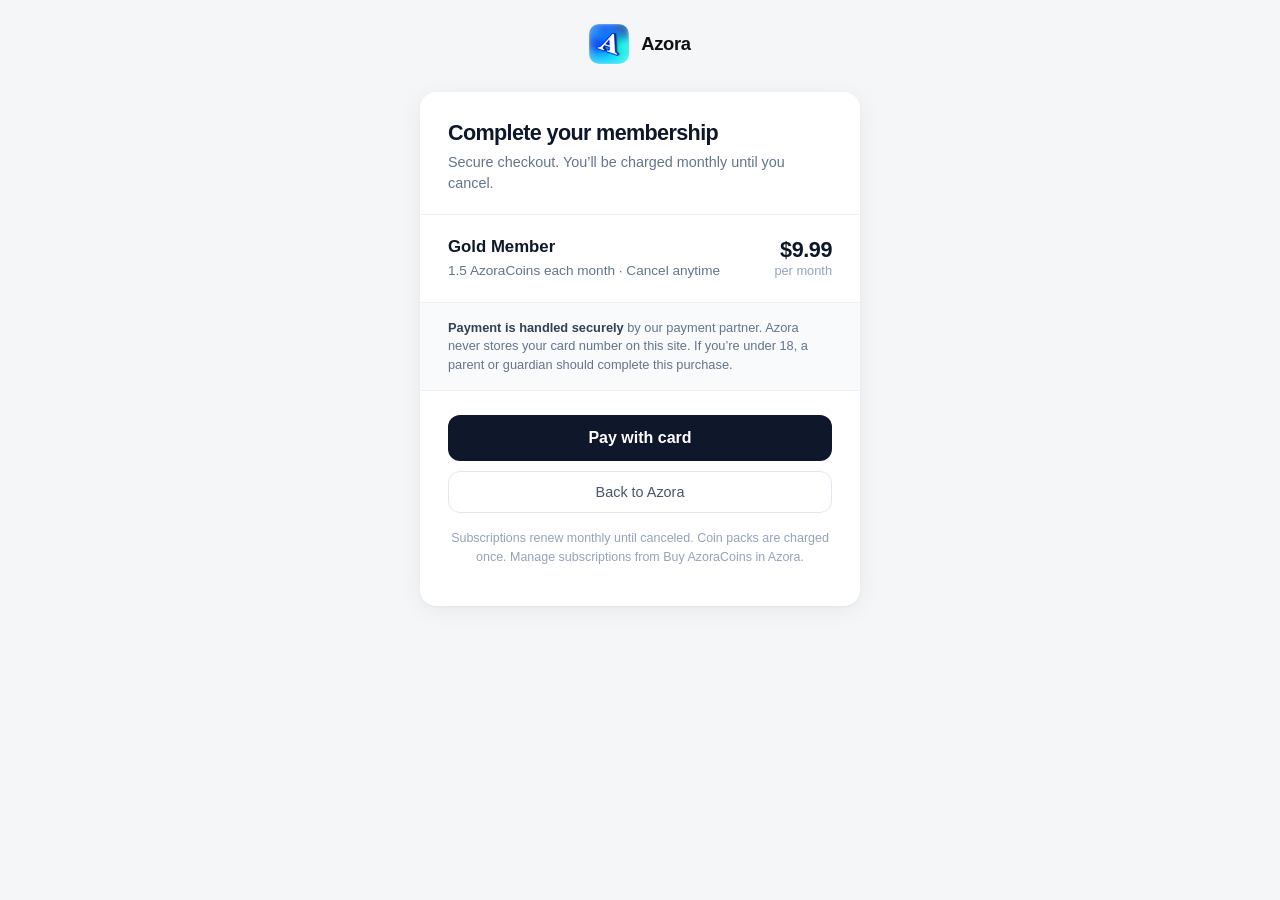
<file: checkout.html>
<!DOCTYPE html>
<html lang="en">
<head>
    <meta charset="UTF-8">
    <meta name="viewport" content="width=device-width, initial-scale=1.0">
    <title>Checkout — Azora Members</title>
    <link rel="icon" href="logo.jpg">
    <style>
        * { box-sizing: border-box; }
        body {
            margin: 0;
            min-height: 100vh;
            font-family: -apple-system, BlinkMacSystemFont, "Segoe UI", Roboto, Helvetica, Arial, sans-serif;
            background: #f4f6f8;
            color: #1a1a1a;
            display: flex;
            flex-direction: column;
            align-items: center;
            padding: 24px 16px 48px;
        }
        .wrap { width: 100%; max-width: 440px; }
        .brand {
            display: flex;
            align-items: center;
            gap: 12px;
            margin-bottom: 28px;
            justify-content: center;
        }
        .brand img {
            width: 40px;
            height: 40px;
            border-radius: 10px;
            object-fit: cover;
        }
        .brand span {
            font-size: 1.15rem;
            font-weight: 600;
            letter-spacing: -0.02em;
            color: #111;
        }
        .card {
            background: #fff;
            border-radius: 16px;
            box-shadow: 0 4px 24px rgba(0,0,0,0.06), 0 1px 3px rgba(0,0,0,0.04);
            overflow: hidden;
        }
        .card-head {
            padding: 28px 28px 20px;
            border-bottom: 1px solid #eef0f2;
        }
        .card-head h1 {
            margin: 0 0 6px;
            font-size: 1.35rem;
            font-weight: 650;
            letter-spacing: -0.03em;
            color: #0f172a;
        }
        .card-head p {
            margin: 0;
            font-size: 0.9rem;
            color: #64748b;
            line-height: 1.45;
        }
        .plan {
            padding: 22px 28px;
            display: flex;
            justify-content: space-between;
            align-items: flex-start;
            gap: 16px;
            border-bottom: 1px solid #eef0f2;
        }
        .plan-name {
            font-weight: 600;
            font-size: 1.05rem;
            color: #0f172a;
        }
        .plan-meta {
            font-size: 0.85rem;
            color: #64748b;
            margin-top: 4px;
            line-height: 1.4;
        }
        .plan-price {
            text-align: right;
            white-space: nowrap;
        }
        .plan-price .amt {
            font-size: 1.35rem;
            font-weight: 650;
            letter-spacing: -0.02em;
            color: #0f172a;
        }
        .plan-price .per {
            font-size: 0.8rem;
            color: #94a3b8;
        }
        .secure {
            padding: 16px 28px;
            background: #f8fafc;
            font-size: 0.8rem;
            color: #64748b;
            line-height: 1.45;
            border-bottom: 1px solid #eef0f2;
        }
        .secure strong { color: #334155; }
        .actions {
            padding: 24px 28px 28px;
        }
        .btn-pay {
            width: 100%;
            border: none;
            border-radius: 12px;
            padding: 14px 18px;
            font-size: 1rem;
            font-weight: 600;
            color: #fff;
            background: #0f172a;
            cursor: pointer;
            transition: background 0.15s, transform 0.1s;
        }
        .btn-pay:hover { background: #1e2937; }
        .btn-pay:active { transform: scale(0.98); }
        .btn-pay:disabled {
            background: #94a3b8;
            cursor: not-allowed;
        }
        .btn-ghost {
            width: 100%;
            margin-top: 10px;
            border: 1px solid #e2e8f0;
            border-radius: 12px;
            padding: 12px 18px;
            font-size: 0.9rem;
            font-weight: 500;
            color: #475569;
            background: #fff;
            cursor: pointer;
        }
        .btn-ghost:hover { background: #f8fafc; }
        .note {
            margin-top: 16px;
            font-size: 0.78rem;
            color: #94a3b8;
            text-align: center;
            line-height: 1.45;
        }
        .error {
            display: none;
            margin: 0 28px 16px;
            padding: 12px 14px;
            border-radius: 10px;
            background: #fef2f2;
            color: #b91c1c;
            font-size: 0.85rem;
            line-height: 1.4;
        }
        .error.show { display: block; }
        .success-box {
            display: none;
            padding: 28px;
            text-align: center;
        }
        .success-box.show { display: block; }
        .success-box h2 {
            margin: 0 0 8px;
            font-size: 1.25rem;
            color: #0f172a;
        }
        .success-box p {
            margin: 0 0 20px;
            color: #64748b;
            font-size: 0.9rem;
            line-height: 1.45;
        }
    </style>
</head>
<body>
<div class="wrap">
    <div class="brand">
        <img src="logo.jpg" alt="Azora">
        <span>Azora</span>
    </div>

    <div class="card" id="checkoutCard">
        <div class="card-head">
            <h1 id="checkoutTitle">Complete your purchase</h1>
            <p id="checkoutSub">Secure Azora Checkout. Real payment links connect when your parent finishes setup.</p>
        </div>

        <div class="plan">
            <div>
                <div class="plan-name" id="planName">—</div>
                <div class="plan-meta" id="planMeta">—</div>
            </div>
            <div class="plan-price">
                <div class="amt" id="planPrice">$—</div>
                <div class="per" id="planPer">per month</div>
            </div>
        </div>

        <div class="secure">
            <strong>Payment is handled securely</strong> by our payment partner.
            Azora never stores your card number on this site.
            If you’re under 18, a parent or guardian should complete this purchase.
        </div>

        <div class="error" id="payError"></div>

        <div class="actions">
            <button type="button" class="btn-pay" id="payBtn" onclick="goToPayment()">Pay with card</button>
            <button type="button" class="btn-ghost" onclick="goBack()">Back to Azora</button>
            <p class="note" id="checkoutNote">Subscriptions renew monthly until canceled. Coin packs are charged once. Manage subscriptions from Buy AzoraCoins in Azora.</p>
        </div>
    </div>

    <div class="card success-box" id="successBox">
        <h2>You’re all set</h2>
        <p id="successMsg">Your membership is active. Monthly AzoraCoins will be added automatically.</p>
        <button type="button" class="btn-pay" onclick="goBack()">Return to Azora</button>
    </div>
</div>

<script>
// Paste real Stripe (or other) payment links here later — parent setup
var AZORA_PAYMENT_LINKS = {
    // subscriptions
    bronze: "https://buy.stripe.com/test_28EdR9cbmdSA0rP3mx08g01",
    silver: "https://buy.stripe.com/test_7sY8wPgrCaGo8Yle1b08g02",
    gold: "https://buy.stripe.com/test_bJe5kDdfq01KdeB5uF08g00",
    diamond: "https://buy.stripe.com/test_bJe14nb7i4i02zX0al08g03",
    obsidian: "https://buy.stripe.com/test_00w00j7V67uc3E11ep08g04",
    // one-time packs
    pack_tiny: "https://buy.stripe.com/test_6oUdR9b7ig0I1vTf5f08g05",
    pack_small: "https://buy.stripe.com/test_28EaEXcbm15O4I5f5f08g06",
    pack_medium: "https://buy.stripe.com/test_cNi3cv0sEeWEcaxg9j08g07",
    pack_large: "https://buy.stripe.com/test_6oUcN52AMdSAeiF8GR08g08"
};

var TIERS = {
    bronze:   { name: "Bronze Member",   price: 1.99,  coins: 0.3,  blurb: "0.3 AzoraCoins each month", kind: "subscription" },
    silver:   { name: "Silver Member",   price: 4.99,  coins: 0.7,  blurb: "0.7 AzoraCoins each month", kind: "subscription" },
    gold:     { name: "Gold Member",     price: 9.99,  coins: 1.5,  blurb: "1.5 AzoraCoins each month", kind: "subscription" },
    diamond:  { name: "Diamond Member",  price: 14.99, coins: 2.5,  blurb: "2.5 AzoraCoins each month", kind: "subscription" },
    obsidian: { name: "Obsidian Member", price: 29.99, coins: 6.0,  blurb: "6.0 AzoraCoins each month", kind: "subscription" }
};

var PACKS = {
    pack_tiny:   { name: "Tiny Pack",   price: 0.99,  coins: 0.5,  blurb: "One-time +0.5 AzoraCoins", kind: "pack" },
    pack_small:  { name: "Small Pack",  price: 2.99,  coins: 1.8,  blurb: "One-time +1.8 AzoraCoins", kind: "pack" },
    pack_medium: { name: "Medium Pack", price: 6.99,  coins: 5.0,  blurb: "One-time +5.0 AzoraCoins", kind: "pack" },
    pack_large:  { name: "Large Pack",  price: 14.99, coins: 12.0, blurb: "One-time +12.0 AzoraCoins", kind: "pack" }
};

function qs(name) {
    try { return new URLSearchParams(window.location.search).get(name); }
    catch (e) { return null; }
}

function resolveItem() {
    var type = qs("type") || "subscription";
    var id = qs("id") || qs("tier") || "";
    if (!id) {
        try {
            id = sessionStorage.getItem("azoraCheckoutId") || localStorage.getItem("azoraCheckoutId") || "";
            type = sessionStorage.getItem("azoraCheckoutType") || localStorage.getItem("azoraCheckoutType") || type;
        } catch (e) {}
    }
    if (!id && type === "subscription") {
        try { id = sessionStorage.getItem("azoraCheckoutTier") || localStorage.getItem("azoraCheckoutTier") || "gold"; }
        catch (e2) { id = "gold"; }
    }
    if (type === "pack" || PACKS[id]) {
        var pack = PACKS[id];
        if (pack) return { type: "pack", id: id, item: pack };
    }
    var tier = TIERS[id] || TIERS.gold;
    var tid = TIERS[id] ? id : "gold";
    return { type: "subscription", id: tid, item: tier };
}

function goBack() {
    window.location.href = "index.html";
}

function activateLocalSubscription(tierId) {
    try {
        var tier = TIERS[tierId];
        if (!tier) return;
        localStorage.setItem("azoraMembership", JSON.stringify({
            tier: tierId,
            name: tier.name,
            priceUsd: tier.price,
            since: Date.now(),
            lastYieldMonth: null,
            paid: true
        }));
        localStorage.setItem("azoraMembershipPendingYield", "1");
    } catch (e) {}
}

function activateLocalPack(packId) {
    try {
        var pack = PACKS[packId];
        if (!pack) return;
        // Grant coins on main app next load
        var pending = 0;
        try { pending = parseFloat(localStorage.getItem("azoraPendingPurchasedCoins") || "0") || 0; } catch (e) {}
        pending += pack.coins;
        localStorage.setItem("azoraPendingPurchasedCoins", String(pending));
        localStorage.setItem("azoraLastPackPurchase", JSON.stringify({ id: packId, coins: pack.coins, at: Date.now() }));
    } catch (e) {}
}

function showSuccess(resolved) {
    document.getElementById("checkoutCard").style.display = "none";
    var box = document.getElementById("successBox");
    box.classList.add("show");
    var item = resolved.item;
    if (resolved.type === "pack") {
        document.getElementById("successMsg").textContent =
            "You bought " + item.name + ". +" + item.coins + " AzoraCoins will appear in your balance.";
    } else {
        document.getElementById("successMsg").textContent =
            "Your " + item.name + " is active. You’ll receive " + item.coins + " AzoraCoins each month.";
    }
}

function goToPayment() {
    var resolved = resolveItem();
    var err = document.getElementById("payError");
    err.classList.remove("show");

    if (!resolved || !resolved.item) {
        err.textContent = "Unknown item. Go back and choose again from Buy AzoraCoins.";
        err.classList.add("show");
        return;
    }

    var id = resolved.id;
    var link = (AZORA_PAYMENT_LINKS[id] || "").trim();

    try {
        sessionStorage.setItem("azoraCheckoutType", resolved.type);
        sessionStorage.setItem("azoraCheckoutId", id);
        localStorage.setItem("azoraCheckoutType", resolved.type);
        localStorage.setItem("azoraCheckoutId", id);
        if (resolved.type === "subscription") {
            sessionStorage.setItem("azoraCheckoutTier", id);
            localStorage.setItem("azoraCheckoutTier", id);
        }
    } catch (e) {}

    if (link && /^https?:\/\//i.test(link)) {
        window.location.href = link;
        return;
    }

    err.innerHTML =
        "Card payments are not connected yet.<br><br>" +
        "This <strong>Checkout</strong> page is part of Azora. When your parent finishes the payment account, " +
        "paste each Stripe (or PayPal) link into <code>AZORA_PAYMENT_LINKS</code> in <code>checkout.html</code>.<br><br>" +
        "Until then, real money cannot be charged.";
    err.classList.add("show");
}

(function init() {
    var resolved = resolveItem();
    var paid = qs("success") === "1" || qs("paid") === "1";

    if (paid) {
        if (resolved.type === "pack") activateLocalPack(resolved.id);
        else activateLocalSubscription(resolved.id);
        showSuccess(resolved);
        return;
    }

    var item = resolved.item;
    document.getElementById("planName").textContent = item.name;
    document.getElementById("planMeta").textContent = item.blurb + (resolved.type === "subscription" ? " · Cancel anytime" : " · One-time");
    document.getElementById("planPrice").textContent = "$" + item.price.toFixed(2);
    document.getElementById("planPer").textContent = resolved.type === "pack" ? "one-time" : "per month";

    var title = document.getElementById("checkoutTitle");
    var sub = document.getElementById("checkoutSub");
    if (title) title.textContent = resolved.type === "pack" ? "Buy coin pack" : "Complete your membership";
    if (sub) sub.textContent = resolved.type === "pack"
        ? "One-time purchase. Coins are added after payment succeeds."
        : "Secure checkout. You’ll be charged monthly until you cancel.";
})();
</script>

</body>
</html>
</file>
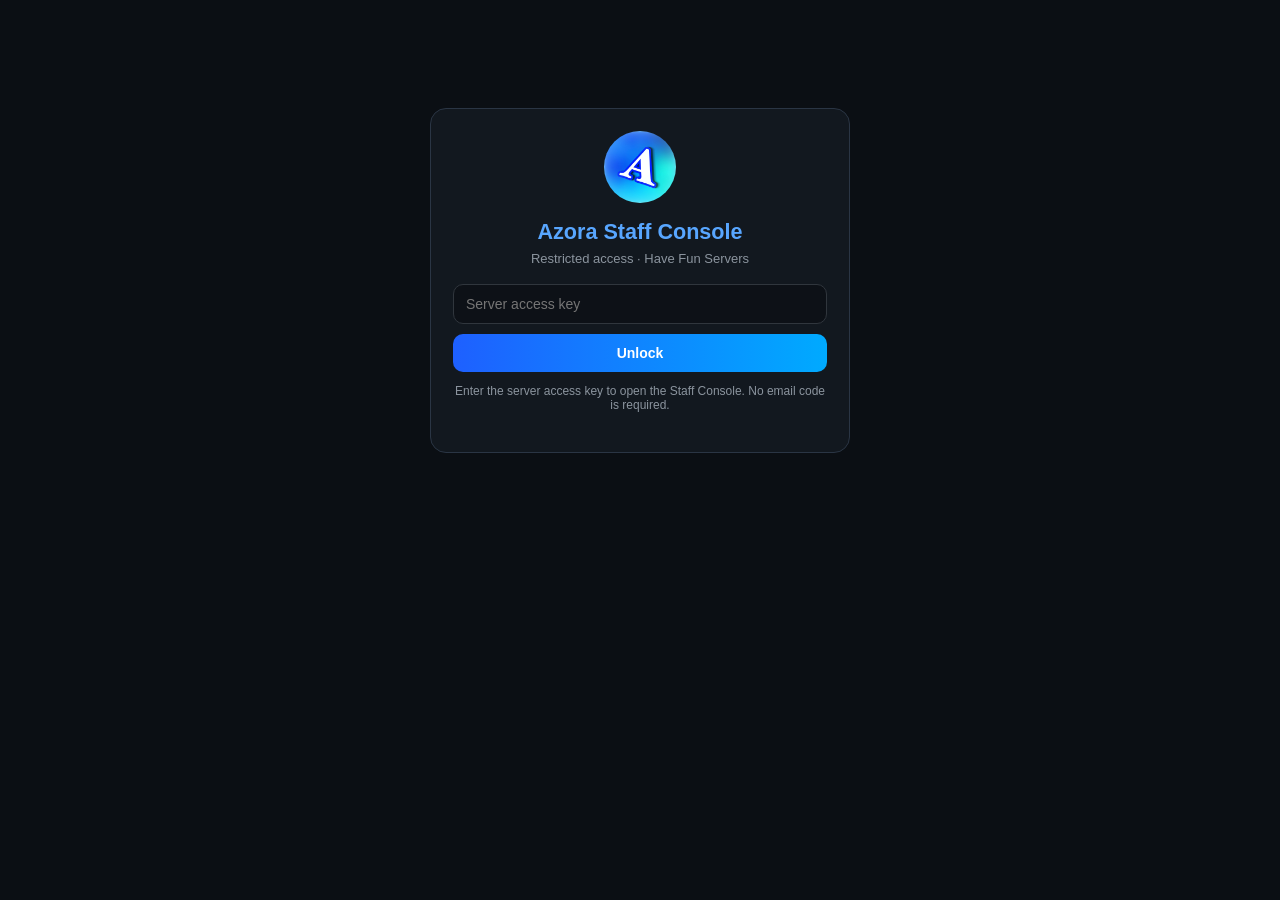
<file: servers.html>
<!DOCTYPE html>
<html lang="en">
<head>
    <meta charset="UTF-8">
    <meta name="viewport" content="width=device-width, initial-scale=1.0">
    <title>Azora Have Fun Servers — Staff Console</title>
    <style>
        * { box-sizing: border-box; }
        body {
            margin: 0; min-height: 100vh;
            font-family: Arial, sans-serif;
            background: #0b0f14;
            color: #e2e8f0;
            display: flex; flex-direction: column; align-items: center;
            padding: 28px 16px 60px;
        }
        .shell { width: 100%; max-width: 960px; }
        .lock-box, .panel-card {
            background: #12181f;
            border: 1px solid #2a3544;
            border-radius: 16px;
            padding: 22px;
        }
        .lock-box { max-width: 420px; margin: 80px auto; text-align: center; }
        .lock-box img { width: 72px; border-radius: 50%; margin-bottom: 12px; }
        .lock-box h1 { color: #58a6ff; margin: 0 0 6px; font-size: 1.35rem; }
        .lock-box p { color: #8b949e; font-size: 13px; margin: 0 0 18px; }
        input[type="text"], input[type="password"], input[type="number"], select, textarea {
            width: 100%; padding: 11px 12px; border-radius: 10px;
            border: 1px solid #30363d; background: #0d1117; color: #e2e8f0;
            font-size: 14px; margin-bottom: 10px;
        }
        textarea { min-height: 80px; resize: vertical; font-family: inherit; }
        button {
            padding: 11px 14px; border: none; border-radius: 10px;
            background: linear-gradient(90deg, #1e60ff, #00aaff);
            color: #fff; font-weight: bold; font-size: 14px; cursor: pointer;
        }
        button:hover { opacity: 0.92; }
        button:disabled { opacity: 0.45; cursor: not-allowed; }
        .btn-ghost {
            background: #21262d !important;
            border: 1px solid #30363d !important;
        }
        .btn-danger { background: linear-gradient(90deg, #ef4444, #b91c1c) !important; }
        .btn-ok { background: linear-gradient(90deg, #10b981, #059669) !important; }
        .btn-warn { background: linear-gradient(90deg, #f59e0b, #d97706) !important; color: #111 !important; }
        .error { color: #ff7b72; font-size: 13px; margin-top: 8px; display: none; }
        #dashboard { display: none; }
        .top {
            display: flex; align-items: center; justify-content: space-between;
            gap: 12px; flex-wrap: wrap; margin-bottom: 16px;
        }
        .top h1 {
            margin: 0; color: #58a6ff; font-size: 1.25rem;
            display: flex; align-items: center; gap: 10px;
        }
        .top img { width: 36px; border-radius: 50%; }
        .tabs {
            display: flex; gap: 8px; flex-wrap: wrap; margin-bottom: 14px;
        }
        .tab {
            background: #1a222d !important;
            border: 1px solid #30363d !important;
            color: #cbd5e1 !important;
            width: auto !important;
            padding: 9px 14px !important;
            font-size: 13px !important;
        }
        .tab.active {
            background: #1e60ff !important;
            border-color: #1e60ff !important;
            color: #fff !important;
        }
        .tab-panel { display: none; }
        .tab-panel.active { display: block; }
        .grid-3 {
            display: grid; grid-template-columns: repeat(3, 1fr); gap: 12px; margin-bottom: 14px;
        }
        .stat {
            background: #12181f; border: 1px solid #2a3544; border-radius: 14px;
            padding: 16px; text-align: center;
        }
        .stat .n { font-size: 1.7rem; font-weight: bold; color: #00ebd4; }
        .stat .l { color: #8b949e; font-size: 12px; margin-top: 4px; }
        .note {
            border-radius: 12px; padding: 11px 13px; font-size: 13px;
            margin-bottom: 14px; line-height: 1.45;
        }
        .note-warn { background: #1c1917; border: 1px solid #f59e0b; color: #fbbf24; }
        .note-ok { background: #052e1c; border: 1px solid #10b981; color: #6ee7b7; }
        .note-info { background: #0c1a2e; border: 1px solid #3b82f6; color: #93c5fd; }
        .row { display: flex; gap: 10px; flex-wrap: wrap; margin-bottom: 10px; }
        .row button, .row input { flex: 1; min-width: 140px; margin-bottom: 0; }
        table { width: 100%; border-collapse: collapse; font-size: 13px; }
        tr.user-row-clickable { cursor: pointer; transition: background 0.15s; }
        tr.user-row-clickable:hover { background: rgba(30,96,255,0.18); }
        .msg-hint { opacity: 0.55; font-size: 11px; margin-left: 4px; }
        #userMsgModal {
            display: none; position: fixed; inset: 0; z-index: 9999;
            background: rgba(0,0,0,0.72); align-items: center; justify-content: center;
            padding: 16px;
        }
        #userMsgModal.open { display: flex; }
        #userMsgModal .modal-box {
            background: #161b22; border: 1px solid #30363d; border-radius: 14px;
            padding: 18px; width: min(420px, 100%); color: #e2e8f0;
            box-shadow: 0 0 0 2px rgba(96,165,250,0.35), 0 16px 40px rgba(0,0,0,0.5);
        }
        #userMsgModal h3 { margin: 0 0 6px; font-size: 1.1rem; }
        #userMsgModal .to-line { color: #93c5fd; font-size: 13px; margin-bottom: 12px; }
        #userMsgModal textarea { margin-bottom: 12px; }
        #userMsgModal .row-btns { display: flex; gap: 8px; }
        #userMsgModal .row-btns button { flex: 1; }
        #userMsgStatus { font-size: 12px; margin-top: 8px; color: #94a3b8; min-height: 18px; }

        #userMsgModal .donate-box {
            margin-top: 16px; padding-top: 14px; border-top: 1px solid #30363d;
        }
        #userMsgModal .donate-box h4 {
            margin: 0 0 8px; font-size: 0.95rem; color: #86efac;
        }
        #userMsgModal .donate-meta {
            font-size: 12px; color: #94a3b8; margin: 0 0 10px; line-height: 1.4;
        }
        #userMsgModal .donate-row {
            display: flex; gap: 8px; align-items: stretch; margin-bottom: 8px;
        }
        #userMsgModal .donate-row input {
            margin: 0; flex: 1;
        }
        #userMsgModal .donate-err {
            color: #ff7b72; font-size: 13px; font-weight: bold; min-height: 18px; margin: 4px 0 8px;
        }
        #userMsgModal .donate-ok {
            color: #6ee7b7; font-size: 13px; margin: 4px 0 8px;
        }
        #userMsgModal .btn-donate {
            background: linear-gradient(90deg, #22c55e, #15803d) !important;
            width: 100%;
        }

        th, td { padding: 10px 12px; text-align: left; border-bottom: 1px solid #21262d; }
        th { color: #8b949e; background: #0d1117; }
        .uid { font-family: Consolas, monospace; color: #58a6ff; font-weight: bold; }
        .table-wrap {
            border: 1px solid #2a3544; border-radius: 12px; overflow: hidden; margin-top: 8px;
        }
        .code-result {
            display: none; margin-top: 12px; padding: 12px 14px; border-radius: 12px;
            font-size: 13px; line-height: 1.45;
        }
        .code-result.ok { display: block; background: #052e1c; border: 1px solid #10b981; color: #6ee7b7; }
        .code-result.bad { display: block; background: #2a1215; border: 1px solid #ef4444; color: #fca5a5; }
        .code-result.info { display: block; background: #0c1a2e; border: 1px solid #3b82f6; color: #93c5fd; }
        .codes-list {
            display: grid; grid-template-columns: 1fr 1fr; gap: 10px; margin-top: 12px;
        }
        .code-card {
            background: #0d1117; border: 1px solid #30363d; border-radius: 12px; padding: 12px;
            font-size: 12px;
        }
        .code-card strong {
            display: block; color: #79c0ff; font-family: Consolas, monospace;
            margin-bottom: 4px; font-size: 13px;
        }
        .log {
            max-height: 220px; overflow-y: auto; background: #0d1117;
            border: 1px solid #30363d; border-radius: 10px; padding: 10px;
            font-size: 12px; font-family: Consolas, monospace; color: #9ca3af;
        }
        .log div { margin-bottom: 6px; border-bottom: 1px solid #1f2937; padding-bottom: 4px; }
        .muted { color: #8b949e; font-size: 12px; }
        h2 { margin: 0 0 10px; font-size: 1rem; color: #e2e8f0; }
        h3 { margin: 16px 0 8px; font-size: 0.92rem; color: #93c5fd; }
        @media (max-width: 700px) {
            .grid-3, .codes-list { grid-template-columns: 1fr; }
        }
    </style>
</head>
<body>
<div class="shell">

<!-- LOCK -->
<div class="lock-box" id="lockScreen">
    <img src="logo.jpg" alt="Azora">
    <h1>Azora Staff Console</h1>
    <p>Restricted access · Have Fun Servers</p>

    <!-- Access key only (email verification code disabled) -->
    <div id="lockStepKey">
        <input type="password" id="serverPassword" placeholder="Server access key" onkeydown="if(event.key==='Enter')unlockServers()">
        <button onclick="unlockServers()" style="width:100%">Unlock</button>
        <div class="error" id="lockError">Incorrect access key.</div>
        <p class="muted" style="margin-top:12px;text-align:center;font-size:12px;">Enter the server access key to open the Staff Console. No email code is required.</p>
    </div>

    <!-- Legacy email code step (kept hidden; not used on entry) -->
    <div id="lockStepCode" style="display:none;text-align:left;">
        <p id="emailSentMsg" class="muted" style="text-align:center;color:#93c5fd;font-size:13px;line-height:1.45;margin:0 0 14px;"></p>
        <label style="font-size:12px;color:#8b949e;">Verification code</label>
        <div class="row" style="margin:6px 0 10px;align-items:center;">
            <span style="font-family:Consolas,monospace;font-weight:bold;color:#58a6ff;padding:11px 8px;background:#0d1117;border:1px solid #30363d;border-radius:10px 0 0 10px;border-right:none;">Aza-</span>
            <input type="text" id="serverCodeNum" inputmode="numeric" pattern="[0-9]*" placeholder="number" maxlength="6"
                style="margin:0;border-radius:0 10px 10px 0;flex:1;"
                onkeydown="if(event.key==='Enter')verifyStaffCode()">
        </div>
        <button onclick="verifyStaffCode()" style="width:100%">Verify &amp; Unlock</button>
        <button class="btn-ghost" type="button" onclick="resendStaffCode()" style="width:100%;margin-top:8px;">Resend code</button>
        <button class="btn-ghost" type="button" onclick="backToKeyStep()" style="width:100%;margin-top:8px;">← Back</button>
        <div class="error" id="codeError">Invalid code.</div>
        <p class="muted" style="margin-top:12px;text-align:center;font-size:11px;">Codes look like <strong>Aza-1</strong>, <strong>Aza-42</strong>, … — type only the number.</p>
    </div>
</div>

<!-- DASHBOARD -->
<div id="dashboard">
    <div class="top">
        <h1><img src="logo.jpg" alt=""> Azora Staff Console</h1>
        <div class="row" style="margin:0;flex:0;">
            <button class="btn-ghost" style="width:auto" onclick="refreshAll()">🔄 Refresh</button>
            <button class="btn-ghost" style="width:auto" onclick="lockServers()">Lock</button>
            <button class="btn-ghost" style="width:auto" onclick="location.href='index.html'">← Site</button>
        </div>
    </div>

    <div id="statusNote" class="note note-warn">Loading…</div>

    <div class="grid-3">
        <div class="stat"><div class="n" id="statGlobal">0</div><div class="l">Global accounts</div></div>
        <div class="stat"><div class="n" id="statNext">Aza: 0</div><div class="l">Next User ID</div></div>
        <div class="stat"><div class="n" id="statLocal">0</div><div class="l">Local (this browser)</div></div>
    </div>

    <div class="tabs">
        <button class="tab active" data-tab="codes" onclick="switchTab('codes')">🔑 Special Codes</button>
        <button class="tab" data-tab="users" onclick="switchTab('users')">👥 Users</button>
        <button class="tab" data-tab="broadcast" onclick="switchTab('broadcast')">📢 Broadcast</button>
        <button class="tab" data-tab="ops" onclick="switchTab('ops')">🛠️ Operations</button>
        <button class="tab" data-tab="setup" onclick="switchTab('setup')">⚙️ Setup</button>
        <button class="tab" data-tab="log" onclick="switchTab('log')">📋 Log</button>
    </div>

    <!-- CODES -->
    <div class="tab-panel active panel-card" id="panel-codes">
        <h2>Special Codes</h2>
        <p class="muted">Enter a staff code to unlock tools, events, or site-wide flags. Codes are case-insensitive.</p>
        <div class="row">
            <input type="text" id="specialCodeInput" placeholder="Enter special code…" onkeydown="if(event.key==='Enter')redeemCode()">
            <button class="btn-ok" style="flex:0.4" onclick="redeemCode()">Redeem</button>
        </div>
        <div id="codeResult" class="code-result"></div>

        <h3>Known staff codes</h3>
        <div class="codes-list" id="codesList"></div>
    </div>

    <!-- USERS -->
    <div class="tab-panel panel-card" id="panel-users">
        <h2>User Registry</h2>
        <p class="muted">Global list when Firebase is connected. Guests never appear here. Click a user to message them or donate from the official Azora balance (daily limit · pending 1 min).</p>
        <div class="row">
            <input type="text" id="userSearch" placeholder="Filter by username or ID…" oninput="renderUsers()">
            <button class="btn-ghost" style="flex:0.35" onclick="refreshUsers()">Reload users</button>
        </div>
        <div class="table-wrap">
            <table>
                <thead><tr><th>User ID</th><th>Username</th><th>Created</th></tr></thead>
                <tbody id="userTableBody"><tr><td colspan="3" style="text-align:center;color:#8b949e;padding:24px;">No data</td></tr></tbody>
            </table>
        </div>
    </div>

    <!-- BROADCAST -->
    <div class="tab-panel panel-card" id="panel-broadcast">
        <h2>Site Broadcast</h2>
        <p class="muted">Message shown on the main Azora site for everyone (requires Firebase). Leave empty to clear.</p>
        <textarea id="broadcastText" placeholder="Example: Halloween Event starts tomorrow!"></textarea>
        <div class="row">
            <button class="btn-ok" onclick="publishBroadcast()">Publish broadcast</button>
            <button class="btn-danger" onclick="clearBroadcast()">Clear broadcast</button>
        </div>
        <h3>Maintenance mode</h3>
        <div class="row">
            <button class="btn-warn" onclick="setMaintenance(true)">Enable maintenance banner</button>
            <button class="btn-ghost" onclick="setMaintenance(false)">Disable maintenance</button>
        </div>
        <p class="muted" id="broadcastStatus">Status: unknown</p>
    </div>

    <!-- OPS -->
    <div class="tab-panel panel-card" id="panel-ops">
        <h2>Operations (this browser)</h2>
        <p class="muted">These affect only the device you’re on, unless noted.</p>
        <div class="row">
            <button onclick="grantCoins(100)">+100 AzoraCoins</button>
            <button onclick="grantCoins(1000)">+1000 AzoraCoins</button>
            <button class="btn-ghost" onclick="resetCoins()">Reset coins to 0</button>
        </div>
        <div class="row">
            <button class="btn-warn" onclick="forceTheme('dark')">Force dark theme</button>
            <button class="btn-warn" onclick="forceTheme('light')">Force light theme</button>
            <button class="btn-ghost" onclick="forceTheme('auto')">Theme: auto</button>
        </div>
        <div class="row">
            <button class="btn-danger" onclick="clearLocalGuests()">Clear local guest sessions</button>
            <button class="btn-danger" onclick="clearLocalGames()">Clear local games list</button>
        </div>
        <h3>Active event flag (global if Firebase connected)</h3>
        <div class="row">
            <select id="eventSelect">
                <option value="">None</option>
                <option value="halloween">Halloween</option>
                <option value="launch">Launch Party</option>
                <option value="winter">Winter Fest</option>
                <option value="builder">Builder Week</option>
            </select>
            <button class="btn-ok" onclick="setEventFlag()">Set event</button>
        </div>
    </div>

    <!-- SETUP -->
    <div class="tab-panel panel-card" id="panel-setup">
        <h2>Cloud Setup</h2>
        <p class="muted">Paste your Firebase Realtime Database URL so this console and the main site share one user list.</p>
        <input id="firebaseUrlInput" type="text" placeholder="https://azora-offical-app-default-rtdb.firebaseio.com">
        <div class="row">
            <button class="btn-ok" onclick="saveStaffFirebaseUrl()">Save Firebase URL</button>
            <button class="btn-ghost" onclick="testFirebase()">Test connection</button>
        </div>
        <p class="muted" id="setupMsg"></p>
        <h3>Also required on the public site</h3>
        <p class="muted">In <code>script.js</code>, set the same URL on <code>AZORA_CLOUD.firebaseUrl</code>, then publish to GitHub Pages.</p>
    </div>

    <!-- LOG -->
    <div class="tab-panel panel-card" id="panel-log">
        <h2>Staff activity log</h2>
        <p class="muted">Stored on this browser only.</p>
        <div class="log" id="staffLog"></div>
        <div class="row" style="margin-top:10px">
            <button class="btn-ghost" onclick="clearLog()">Clear log</button>
        </div>
    </div>
</div>

</div>

<script>
var SERVER_ACCESS_KEY = "azora-servers-2026";
var cachedUsers = [];

/** Special codes → handlers */
var SPECIAL_CODES = {
    "AZORA-LAUNCH": {
        desc: "Launch celebration flag + site broadcast",
        run: function () {
            setEventFlagValue("launch");
            writeMeta("broadcast", "🚀 Azora Launch is live! Build, play, and have fun.");
            return { ok: true, msg: "Launch mode enabled. Broadcast set for all visitors (if Firebase is connected)." };
        }
    },
    "HALLOWEEN-2026": {
        desc: "Halloween event mode",
        run: function () {
            setEventFlagValue("halloween");
            writeMeta("broadcast", "🎃 Halloween Event is active on Azora!");
            return { ok: true, msg: "Halloween event flag + broadcast published." };
        }
    },
    "WINTER-FEST": {
        desc: "Winter Fest event mode",
        run: function () {
            setEventFlagValue("winter");
            writeMeta("broadcast", "❄️ Winter Fest is here — stay cozy and build!");
            return { ok: true, msg: "Winter Fest enabled." };
        }
    },
    "BUILDER-WEEK": {
        desc: "Builder Week event",
        run: function () {
            setEventFlagValue("builder");
            writeMeta("broadcast", "🛠️ Builder Week! Publish games and climb the Feed.");
            return { ok: true, msg: "Builder Week enabled." };
        }
    },
    "CLEAR-EVENT": {
        desc: "Clear active event + broadcast",
        run: function () {
            setEventFlagValue("");
            writeMeta("broadcast", "");
            writeMeta("maintenance", false);
            return { ok: true, msg: "Events, broadcast, and maintenance cleared." };
        }
    },
    "MAINT-ON": {
        desc: "Turn on maintenance banner site-wide",
        run: function () {
            writeMeta("maintenance", true);
            return { ok: true, msg: "Maintenance mode ON for all visitors (Firebase required)." };
        }
    },
    "MAINT-OFF": {
        desc: "Turn off maintenance banner",
        run: function () {
            writeMeta("maintenance", false);
            return { ok: true, msg: "Maintenance mode OFF." };
        }
    },
    "COINS-500": {
        desc: "Grant 500 AzoraCoins on this device",
        run: function () {
            grantCoins(500, true);
            return { ok: true, msg: "Granted 500 AzoraCoins on this browser." };
        }
    },
    "COINS-5000": {
        desc: "Grant 5000 AzoraCoins on this device",
        run: function () {
            grantCoins(5000, true);
            return { ok: true, msg: "Granted 5000 AzoraCoins on this browser." };
        }
    },
    "STAFF-DARK": {
        desc: "Force dark theme on this device",
        run: function () {
            forceTheme("dark", true);
            return { ok: true, msg: "This browser is now dark theme." };
        }
    },
    "STAFF-LIGHT": {
        desc: "Force light theme on this device",
        run: function () {
            forceTheme("light", true);
            return { ok: true, msg: "This browser is now light theme." };
        }
    },
    "PURGE-LOCAL-GUESTS": {
        desc: "Remove guest session data on this device",
        run: function () {
            clearLocalGuests(true);
            return { ok: true, msg: "Local guest session data cleared." };
        }
    },
    "STATUS-PING": {
        desc: "Test code — confirms console is working",
        run: function () {
            return { ok: true, msg: "Pong! Staff console is online. Time: " + new Date().toLocaleString() };
        }
    },
    "OPEN-REGISTRY": {
        desc: "Jump to Users tab",
        run: function () {
            switchTab("users");
            refreshUsers();
            return { ok: true, msg: "Opened Users registry." };
        }
    }
};

function getFirebaseUrl() {
    var saved = (localStorage.getItem("azoraStaffFirebaseUrl") || "").replace(/\/$/, "");
    if (saved) return saved;
    return "https://azora-offical-app-default-rtdb.firebaseio.com";
}
function cloudReady() {
    var u = getFirebaseUrl();
    return u.indexOf("https://") === 0 && u.indexOf("YOUR") === -1;
}
function metaUrl(key) {
    return getFirebaseUrl() + "/azoraMeta/" + key + ".json";
}

function writeMeta(key, value) {
    if (!cloudReady()) {
        // local fallback flags for this browser / testing
        var flags = {};
        try { flags = JSON.parse(localStorage.getItem("azoraServerFlags") || "{}"); } catch (e) {}
        flags[key] = value;
        flags.updatedAt = Date.now();
        localStorage.setItem("azoraServerFlags", JSON.stringify(flags));
        logStaff("LOCAL flag " + key + " = " + JSON.stringify(value));
        return Promise.resolve(false);
    }
    return fetch(metaUrl(key), {
        method: "PUT",
        headers: { "Content-Type": "application/json" },
        body: JSON.stringify(value)
    }).then(function () {
        logStaff("CLOUD flag " + key + " = " + JSON.stringify(value));
        return true;
    }).catch(function (e) {
        logStaff("CLOUD write failed: " + e);
        return false;
    });
}

function readMeta(key) {
    if (!cloudReady()) {
        try {
            var flags = JSON.parse(localStorage.getItem("azoraServerFlags") || "{}");
            return Promise.resolve(flags[key]);
        } catch (e) { return Promise.resolve(null); }
    }
    return fetch(metaUrl(key)).then(function (r) { return r.json(); }).catch(function () { return null; });
}

var STAFF_EMAIL_FULL = "fleck4659@gmail.com";
var STAFF_EMAIL_MASKED = "f********@gmail.com";
var _pendingStaffCode = null; // number part only
var _staffCodeIssuedAt = 0;

function maskStaffEmail() {
    return STAFF_EMAIL_MASKED;
}

function generateStaffCodeNumber() {
    // Prefer 1+ so first examples feel like Aza-1; still random for security
    return String(1 + Math.floor(Math.random() * 8999));
}

function showCodeStep(isResend) {
    document.getElementById("lockStepKey").style.display = "none";
    document.getElementById("lockStepCode").style.display = "block";
    document.getElementById("codeError").style.display = "none";
    var msg = isResend
        ? ("A new code has been sent to <strong>" + maskStaffEmail() + "</strong>.")
        : ("A link has been sent to <strong>" + maskStaffEmail() + "</strong>.");
    document.getElementById("emailSentMsg").innerHTML = msg;
    document.getElementById("serverCodeNum").value = "";
    document.getElementById("serverCodeNum").focus();
}

function backToKeyStep() {
    document.getElementById("lockStepCode").style.display = "none";
    document.getElementById("lockStepKey").style.display = "block";
    document.getElementById("codeError").style.display = "none";
    _pendingStaffCode = null;
}

function issueStaffEmailCode(isResend) {
    _pendingStaffCode = generateStaffCodeNumber();
    _staffCodeIssuedAt = Date.now();
    sessionStorage.setItem("azoraStaffPendingCode", _pendingStaffCode);
    sessionStorage.setItem("azoraStaffPendingAt", String(_staffCodeIssuedAt));

    // Attempt real email when a gateway is configured (optional EmailJS / webhook)
    var sent = trySendStaffCodeEmail("Aza-" + _pendingStaffCode);

    // Same-browser delivery log (not shown in UI) — for when SMTP gateway is offline
    try {
        var bag = JSON.parse(sessionStorage.getItem("azoraStaffMailOutbox") || "[]");
        bag.unshift({ at: Date.now(), to: STAFF_EMAIL_FULL, code: "Aza-" + _pendingStaffCode, delivered: !!sent });
        sessionStorage.setItem("azoraStaffMailOutbox", JSON.stringify(bag.slice(0, 10)));
    } catch (e) {}

    logStaff((isResend ? "Resent" : "Sent") + " staff verify code to " + maskStaffEmail() + (sent ? " (gateway ok)" : " (gateway offline — code held for verify window)"));
    showCodeStep(!!isResend);

    // If no email gateway, owner session may reveal once via console for setup only
    if (!sent) {
        try {
            console.info("[Azora Staff] Email gateway offline. Verification code for this attempt: Aza-" + _pendingStaffCode);
        } catch (e) {}
    }
}

/** Optional: set localStorage azoraStaffEmailWebhook to a POST URL that accepts {to,code,subject} */
function trySendStaffCodeEmail(codeStr) {
    var webhook = "";
    try { webhook = (localStorage.getItem("azoraStaffEmailWebhook") || "").trim(); } catch (e) {}
    if (!webhook) return false;
    try {
        fetch(webhook, {
            method: "POST",
            headers: { "Content-Type": "application/json" },
            body: JSON.stringify({
                to: STAFF_EMAIL_FULL,
                subject: "Azora Staff Console code",
                code: codeStr,
                message: "Your Azora Staff verification code is " + codeStr + ". It expires in 10 minutes."
            })
        }).catch(function () {});
        return true;
    } catch (e) {
        return false;
    }
}

function enterStaffDashboard() {
    sessionStorage.setItem("azoraServerUnlocked", "true");
    sessionStorage.removeItem("azoraStaffPendingCode");
    sessionStorage.removeItem("azoraStaffPendingAt");
    _pendingStaffCode = null;
    document.getElementById("lockScreen").style.display = "none";
    document.getElementById("dashboard").style.display = "block";
    try { document.getElementById("firebaseUrlInput").value = getFirebaseUrl(); } catch (e) {}
    try { renderCodesList(); } catch (e2) {}
    try { refreshAll(); } catch (e3) {}
}

function unlockServers() {
    document.getElementById("lockError").style.display = "none";
    if (document.getElementById("serverPassword").value === SERVER_ACCESS_KEY) {
        // Access key only — no email verification code step
        enterStaffDashboard();
        logStaff("Console unlocked with access key (no email code)");
    } else {
        document.getElementById("lockError").style.display = "block";
    }
}

function resendStaffCode() {
    if (!_pendingStaffCode && !sessionStorage.getItem("azoraStaffPendingCode")) {
        backToKeyStep();
        return;
    }
    issueStaffEmailCode(true);
}

function verifyStaffCode() {
    var err = document.getElementById("codeError");
    err.style.display = "none";
    var num = (document.getElementById("serverCodeNum").value || "").replace(/\D/g, "");
    var expected = _pendingStaffCode || sessionStorage.getItem("azoraStaffPendingCode") || "";
    var issuedAt = _staffCodeIssuedAt || parseInt(sessionStorage.getItem("azoraStaffPendingAt") || "0", 10);

    if (!num) {
        err.textContent = "Enter the number after Aza-";
        err.style.display = "block";
        return;
    }
    if (!expected) {
        err.textContent = "No code pending. Go back and enter the access key again.";
        err.style.display = "block";
        return;
    }
    if (Date.now() - issuedAt > 10 * 60 * 1000) {
        err.textContent = "Code expired. Tap Resend code.";
        err.style.display = "block";
        return;
    }
    if (String(num) !== String(expected)) {
        err.textContent = "Invalid code. Check the email sent to " + maskStaffEmail() + ".";
        err.style.display = "block";
        logStaff("Failed staff code attempt");
        return;
    }

    // Success (legacy path — email code no longer required on entry)
    enterStaffDashboard();
    logStaff("Console unlocked after email code verify");
}

function lockServers() {
    sessionStorage.removeItem("azoraServerUnlocked");
    sessionStorage.removeItem("azoraStaffPendingCode");
    sessionStorage.removeItem("azoraStaffPendingAt");
    _pendingStaffCode = null;
    document.getElementById("dashboard").style.display = "none";
    document.getElementById("lockScreen").style.display = "block";
    document.getElementById("serverPassword").value = "";
    document.getElementById("lockError").style.display = "none";
    backToKeyStep();
}

function switchTab(id) {
    document.querySelectorAll(".tab").forEach(function (t) {
        t.classList.toggle("active", t.getAttribute("data-tab") === id);
    });
    document.querySelectorAll(".tab-panel").forEach(function (p) {
        p.classList.toggle("active", p.id === "panel-" + id);
    });
}

function renderCodesList() {
    var box = document.getElementById("codesList");
    box.innerHTML = "";
    Object.keys(SPECIAL_CODES).forEach(function (code) {
        var div = document.createElement("div");
        div.className = "code-card";
        div.innerHTML = "<strong>" + escapeHtml(code) + "</strong>" + escapeHtml(SPECIAL_CODES[code].desc);
        box.appendChild(div);
    });
}

function redeemCode() {
    var raw = (document.getElementById("specialCodeInput").value || "").trim().toUpperCase();
    var result = document.getElementById("codeResult");
    if (!raw) {
        result.className = "code-result bad";
        result.textContent = "Enter a code first.";
        return;
    }
    var entry = SPECIAL_CODES[raw];
    if (!entry) {
        result.className = "code-result bad";
        result.textContent = "Unknown code. Check the list below or ask lead staff.";
        logStaff("Invalid code attempt: " + raw);
        return;
    }
    try {
        var out = entry.run() || { ok: true, msg: "Code applied." };
        result.className = "code-result " + (out.ok ? "ok" : "bad");
        result.textContent = out.msg || "Done.";
        logStaff("Code redeemed: " + raw + " → " + (out.msg || "ok"));
        document.getElementById("specialCodeInput").value = "";
        refreshBroadcastStatus();
    } catch (e) {
        result.className = "code-result bad";
        result.textContent = "Code failed: " + e;
        logStaff("Code error " + raw + ": " + e);
    }
}

function logStaff(msg) {
    var list = [];
    try { list = JSON.parse(localStorage.getItem("azoraStaffLog") || "[]"); } catch (e) {}
    list.unshift({ at: Date.now(), msg: String(msg) });
    list = list.slice(0, 80);
    localStorage.setItem("azoraStaffLog", JSON.stringify(list));
    renderLog();
}
function renderLog() {
    var el = document.getElementById("staffLog");
    if (!el) return;
    var list = [];
    try { list = JSON.parse(localStorage.getItem("azoraStaffLog") || "[]"); } catch (e) {}
    if (!list.length) { el.innerHTML = "<div>No activity yet.</div>"; return; }
    el.innerHTML = list.map(function (row) {
        return "<div>[" + new Date(row.at).toLocaleString() + "] " + escapeHtml(row.msg) + "</div>";
    }).join("");
}
function clearLog() {
    localStorage.removeItem("azoraStaffLog");
    renderLog();
}

function grantCoins(n, silent) {
    var cur = parseInt(localStorage.getItem("azoraCoins") || "0", 10) || 0;
    cur += n;
    localStorage.setItem("azoraCoins", String(cur));
    // also update live label if on main page later
    logStaff("Coins " + (n >= 0 ? "+" : "") + n + " → total " + cur);
    if (!silent) alert("AzoraCoins on this device: " + cur);
}
function resetCoins() {
    localStorage.setItem("azoraCoins", "0");
    logStaff("Coins reset to 0");
    alert("Coins reset to 0 on this device.");
}
function forceTheme(v, silent) {
    localStorage.setItem("azoraTheme", v);
    logStaff("Theme set to " + v);
    if (!silent) alert("Theme set to " + v + " for this browser. Open the main site to see it.");
}
function clearLocalGuests(silent) {
    try {
        var acc = JSON.parse(localStorage.getItem("azoraAccount") || "null");
        if (acc && acc.isGuest) {
            localStorage.removeItem("azoraAccount");
            localStorage.removeItem("loggedIn");
        }
    } catch (e) {}
    logStaff("Cleared local guest session if present");
    if (!silent) alert("Local guest session cleared (if any).");
}
function clearLocalGames() {
    if (!confirm("Delete all locally stored AzaFn games on this device?")) return;
    localStorage.removeItem("azoraAzaFnGames");
    logStaff("Cleared local games");
    alert("Local games cleared.");
}

function setEventFlagValue(name) {
    var sel = document.getElementById("eventSelect");
    if (sel) sel.value = name || "";
    writeMeta("event", name || "");
    var flags = {};
    try { flags = JSON.parse(localStorage.getItem("azoraServerFlags") || "{}"); } catch (e) {}
    flags.event = name || "";
    localStorage.setItem("azoraServerFlags", JSON.stringify(flags));
}
function setEventFlag() {
    var name = document.getElementById("eventSelect").value || "";
    setEventFlagValue(name);
    alert(name ? ("Event set to: " + name) : "Event cleared");
}

function publishBroadcast() {
    var text = (document.getElementById("broadcastText").value || "").trim().slice(0, 280);
    writeMeta("broadcast", text).then(function () {
        alert(text ? "Broadcast published." : "Broadcast cleared.");
        refreshBroadcastStatus();
    });
}
function clearBroadcast() {
    document.getElementById("broadcastText").value = "";
    publishBroadcast();
}
function setMaintenance(on) {
    writeMeta("maintenance", !!on).then(function () {
        alert("Maintenance " + (on ? "ON" : "OFF"));
        refreshBroadcastStatus();
    });
}
function refreshBroadcastStatus() {
    var el = document.getElementById("broadcastStatus");
    if (!el) return;
    Promise.all([readMeta("broadcast"), readMeta("maintenance"), readMeta("event")]).then(function (vals) {
        var b = vals[0], m = vals[1], e = vals[2];
        document.getElementById("broadcastText").value = (typeof b === "string") ? b : (b || "");
        el.textContent = "Status: maintenance=" + (m ? "ON" : "OFF") +
            " · event=" + (e || "none") +
            " · broadcast=" + (b ? "set" : "empty") +
            (cloudReady() ? " · cloud" : " · local only");
    });
}

function saveStaffFirebaseUrl() {
    var v = (document.getElementById("firebaseUrlInput").value || "").trim().replace(/\/$/, "");
    if (!v) { alert("Paste a Firebase URL first."); return; }
    localStorage.setItem("azoraStaffFirebaseUrl", v);
    document.getElementById("setupMsg").textContent = "Saved for this console.";
    logStaff("Firebase URL saved");
    refreshAll();
}
function testFirebase() {
    if (!cloudReady()) {
        document.getElementById("setupMsg").textContent = "No valid URL saved.";
        return;
    }
    fetch(getFirebaseUrl() + "/.json")
        .then(function (r) {
            document.getElementById("setupMsg").textContent = r.ok ? "Connection OK (" + r.status + ")" : "HTTP " + r.status;
            logStaff("Firebase test: " + r.status);
        })
        .catch(function (e) {
            document.getElementById("setupMsg").textContent = "Failed: " + e;
        });
}

function readLocalUsers() {
    var registry = [];
    try { registry = JSON.parse(localStorage.getItem("azoraUserRegistry") || "[]"); } catch (e) {}
    return (registry || []).filter(function (u) { return u && !u.isGuest && u.username; });
}

function refreshUsers() {
    var local = readLocalUsers();
    document.getElementById("statLocal").textContent = local.length;

    if (!cloudReady()) {
        cachedUsers = local;
        if (!cachedUsers.some(function (u) { return u && String(u.username || "").toLowerCase() === "system"; })) {
            cachedUsers.push({ username: "system", userId: "Aza: 2", isSystemElement: true, createdAt: 0 });
        }
        renderUsers();
        document.getElementById("statGlobal").textContent = local.length;
        document.getElementById("statNext").textContent = "Aza: " + local.length;
        return;
    }
    fetch(getFirebaseUrl() + "/azoraRegistry.json")
        .then(function (r) { return r.json(); })
        .then(function (data) {
            var list = [];
            if (data && typeof data === "object") {
                Object.keys(data).forEach(function (k) {
                    var u = data[k];
                    if (u && u.username && !u.isGuest) list.push(u);
                });
            }
            list.sort(function (a, b) { return (a.createdAt || 0) - (b.createdAt || 0); });
            cachedUsers = list;
            // Ensure System Element always appears
            (function injectSystemElement() {
                var has = cachedUsers.some(function (u) {
                    return u && (String(u.username || "").toLowerCase() === "system" || u.userId === "Aza: 2");
                });
                if (!has) {
                    cachedUsers.push({
                        username: "system",
                        userId: "Aza: 2",
                        isSystemElement: true,
                        createdAt: 0
                    });
                }
            })();
            var maxN = list.length;
            list.forEach(function (u) {
                var m = String(u.userId || "").match(/Aza:\s*(\d+)/i);
                if (m) maxN = Math.max(maxN, parseInt(m[1], 10) + 1);
            });
            document.getElementById("statGlobal").textContent = list.length;
            document.getElementById("statNext").textContent = "Aza: " + maxN;
            renderUsers();
        })
        .catch(function () {
            cachedUsers = local;
            document.getElementById("statGlobal").textContent = local.length;
            renderUsers();
        });
}

function renderUsers() {
    var q = (document.getElementById("userSearch").value || "").trim().toLowerCase();
    var list = cachedUsers.filter(function (u) {
        if (!q) return true;
        return String(u.username || "").toLowerCase().indexOf(q) !== -1 ||
            String(u.userId || "").toLowerCase().indexOf(q) !== -1 ||
            String(u.email || "").toLowerCase().indexOf(q) !== -1;
    });
    var tbody = document.getElementById("userTableBody");
    if (!list.length) {
        tbody.innerHTML = '<tr><td colspan="3" style="text-align:center;color:#8b949e;padding:24px;">No matching real accounts.</td></tr>';
        return;
    }
    tbody.innerHTML = list.slice().reverse().map(function (u) {
        var uname = String(u.username || "");
        var canMsg = uname && !u.isSystemElement && uname.toLowerCase() !== "system";
        var click = canMsg
            ? ' class="user-row-clickable" onclick="openUserMessageModal(\'' + uname.replace(/\\/g, "").replace(/'/g, "") + '\', \'' + escapeHtml(u.userId || "") + '\')" title="Click to message this user"'
            : "";
        var showName = uname;
        var emailNote = "";
        if (uname.indexOf("@") !== -1) {
            // Staff can still see it was an email-username, but mask the full address in the table label
            var local = uname.split("@")[0] || "player";
            showName = "Player_" + local.slice(-4);
            emailNote = ' <span style="color:#f59e0b;font-size:11px;">(email-as-username — rename recommended)</span>';
        }
        return '<tr' + click + '><td class="uid">' + escapeHtml(u.userId || "—") + '</td><td>' +
            escapeHtml(showName || "—") + emailNote + (canMsg ? ' <span class="msg-hint">✉</span>' : '') + '</td><td>' +
            (u.isSystemElement ? "System Element" : (u.createdAt ? new Date(u.createdAt).toLocaleString() : (u.createdAt === 0 ? "Platform" : "—"))) + '</td></tr>';
    }).join("");
}

function refreshAll() {
    var note = document.getElementById("statusNote");
    if (cloudReady()) {
        note.className = "note note-ok";
        note.innerHTML = "<strong>Cloud linked.</strong> Global codes & user list use Firebase. Guests are excluded.";
    } else {
        note.className = "note note-warn";
        note.innerHTML = "<strong>Cloud not linked.</strong> Codes still work locally. Connect Firebase in Setup for site-wide effects.";
    }
    refreshUsers();
    refreshBroadcastStatus();
    renderLog();
}

function escapeHtml(str) {
    return String(str).replace(/&/g,"&amp;").replace(/</g,"&lt;").replace(/>/g,"&gt;").replace(/"/g,"&quot;");
}



var _userMsgTarget = null;

function openUserMessageModal(username, userId) {
    _userMsgTarget = { username: username, userId: userId || "" };
    var m = document.getElementById("userMsgModal");
    var line = document.getElementById("userMsgToLine");
    var ta = document.getElementById("userMsgText");
    var st = document.getElementById("userMsgStatus");
    if (line) line.textContent = "To: " + username + (userId ? " (" + userId + ")" : "");
    if (ta) ta.value = "";
    if (st) st.textContent = "";
    try {
        var err = document.getElementById("staffDonateErr");
        var ok = document.getElementById("staffDonateOk");
        if (err) err.textContent = "";
        if (ok) { ok.style.display = "none"; ok.textContent = ""; }
        var inp = document.getElementById("staffDonateAmount");
        if (inp) inp.value = "0.05";
        refreshStaffDonateMeta();
    } catch (e) {}
    if (m) m.classList.add("open");
    if (ta) setTimeout(function () { ta.focus(); }, 50);
}

function closeUserMessageModal() {
    var m = document.getElementById("userMsgModal");
    if (m) m.classList.remove("open");
    _userMsgTarget = null;
}

function userBroadcastPath(username) {
    var safe = encodeURIComponent(String(username).toLowerCase().replace(/[.#$\/\[\]]/g, "_"));
    return getFirebaseUrl() + "/azoraUserBroadcasts/" + safe + ".json";
}

function sendUserBroadcast() {
    if (!_userMsgTarget || !_userMsgTarget.username) return;
    var text = (document.getElementById("userMsgText").value || "").trim().slice(0, 280);
    var st = document.getElementById("userMsgStatus");
    if (!text) {
        if (st) st.textContent = "Write a message first.";
        return;
    }
    var payload = {
        text: text,
        from: "Azora",
        to: _userMsgTarget.username,
        userId: _userMsgTarget.userId || "",
        at: Date.now(),
        id: "ub_" + Date.now()
    };
    function doneLocal() {
        try {
            var key = "azoraPendingUserBroadcast_" + String(_userMsgTarget.username).toLowerCase();
            localStorage.setItem(key, JSON.stringify(payload));
            // also mirror for same-browser testing
            localStorage.setItem("azoraLastUserBroadcast", JSON.stringify(payload));
        } catch (e) {}
        if (st) st.textContent = "Sent (local). They will see it on Azora.";
        logStaff("LOCAL user broadcast → " + _userMsgTarget.username + ": " + text);
        setTimeout(closeUserMessageModal, 900);
    }
    if (!cloudReady()) {
        doneLocal();
        return;
    }
    if (st) st.textContent = "Sending…";
    fetch(userBroadcastPath(_userMsgTarget.username), {
        method: "PUT",
        headers: { "Content-Type": "application/json" },
        body: JSON.stringify(payload)
    }).then(function () {
        doneLocal();
        if (st) st.textContent = "Broadcast sent to " + _userMsgTarget.username + ".";
        logStaff("CLOUD user broadcast → " + _userMsgTarget.username);
    }).catch(function (e) {
        doneLocal();
        if (st) st.textContent = "Cloud failed — saved locally. " + e;
    });
}

/* ===== Staff donate from official Azora balance (servers only) ===== */
var STAFF_DONATE_MIN = 0.01;
var STAFF_DONATE_DAILY_MAX = 10.00;

function staffDonateTodayKey() {
    var d = new Date();
    return d.getFullYear() + "-" + String(d.getMonth() + 1).padStart(2, "0") + "-" + String(d.getDate()).padStart(2, "0");
}

function getStaffDonateDayState() {
    try {
        var raw = localStorage.getItem("azoraStaffDonateDay");
        var o = raw ? JSON.parse(raw) : null;
        if (!o || typeof o !== "object") o = {};
        var key = staffDonateTodayKey();
        if (o.day !== key) return { day: key, total: 0, limitedUntil: 0 };
        return {
            day: key,
            total: Math.max(0, Number(o.total) || 0),
            limitedUntil: Number(o.limitedUntil) || 0
        };
    } catch (e) {
        return { day: staffDonateTodayKey(), total: 0, limitedUntil: 0 };
    }
}

function saveStaffDonateDayState(s) {
    try { localStorage.setItem("azoraStaffDonateDay", JSON.stringify(s)); } catch (e) {}
}

function getOfficialAzoraBalance() {
    try {
        var acc = JSON.parse(localStorage.getItem("azoraAccount") || "null");
        if (acc && !acc.isGuest && String(acc.username || "").toLowerCase() === "azora") {
            if (typeof acc.coins === "number" && !isNaN(acc.coins)) return Math.max(0, acc.coins);
        }
    } catch (e) {}
    try {
        var map = JSON.parse(localStorage.getItem("azoraAccounts") || "{}");
        if (map && typeof map === "object") {
            var keys = Object.keys(map);
            for (var i = 0; i < keys.length; i++) {
                if (String(keys[i]).toLowerCase() === "azora" && typeof map[keys[i]].coins === "number") {
                    return Math.max(0, map[keys[i]].coins);
                }
            }
        }
    } catch (e2) {}
    try {
        var c = parseFloat(localStorage.getItem("azoraCoins") || "0");
        if (!isNaN(c)) return Math.max(0, c);
    } catch (e3) {}
    return 0;
}

function setOfficialAzoraBalance(next) {
    next = Math.round(Math.max(0, Number(next) || 0) * 1000) / 1000;
    try {
        var acc = JSON.parse(localStorage.getItem("azoraAccount") || "null");
        if (acc && !acc.isGuest && String(acc.username || "").toLowerCase() === "azora") {
            acc.coins = next;
            localStorage.setItem("azoraAccount", JSON.stringify(acc));
            localStorage.setItem("azoraCoins", String(next));
        }
    } catch (e) {}
    try {
        var map = JSON.parse(localStorage.getItem("azoraAccounts") || "{}");
        if (!map || typeof map !== "object") map = {};
        Object.keys(map).forEach(function (k) {
            if (String(k).toLowerCase() === "azora") map[k].coins = next;
        });
        localStorage.setItem("azoraAccounts", JSON.stringify(map));
    } catch (e2) {}
}

function remainingStaffDonateToday() {
    var st = getStaffDonateDayState();
    if (st.limitedUntil && Date.now() < st.limitedUntil) return 0;
    return Math.max(0, Math.round((STAFF_DONATE_DAILY_MAX - st.total) * 1000) / 1000);
}

function refreshStaffDonateMeta() {
    var el = document.getElementById("staffDonateMeta");
    if (!el) return;
    var bal = getOfficialAzoraBalance();
    var left = remainingStaffDonateToday();
    var st = getStaffDonateDayState();
    var lockNote = "";
    if (st.limitedUntil && Date.now() < st.limitedUntil) {
        var mins = Math.ceil((st.limitedUntil - Date.now()) / 60000);
        lockNote = " · <span style='color:#ff7b72'>24h limit active (~" + mins + " min left)</span>";
    }
    el.innerHTML =
        "From official <strong>Azora</strong> balance: <strong>" + bal.toFixed(2) + "</strong> 🪙 · " +
        "Remaining today: <strong>" + left.toFixed(2) + "</strong> / " + STAFF_DONATE_DAILY_MAX.toFixed(2) +
        " · Min <strong>0.01</strong> · Pending <strong>1 minute</strong>" + lockNote;
}

function setStaffDonateMaxAllowed() {
    var bal = getOfficialAzoraBalance();
    var left = remainingStaffDonateToday();
    var max = Math.max(0, Math.round(Math.min(bal, left) * 1000) / 1000);
    var inp = document.getElementById("staffDonateAmount");
    if (inp) inp.value = max > 0 ? String(max) : "0.01";
    var err = document.getElementById("staffDonateErr");
    if (err) err.textContent = "";
}

function getStaffFirebaseBase() {
    try {
        if (typeof getFirebaseUrl === "function") {
            var u = getFirebaseUrl();
            if (u) return String(u).replace(/\/$/, "");
        }
    } catch (e) {}
    try {
        return (localStorage.getItem("azoraStaffFirebaseUrl") || "").replace(/\/$/, "");
    } catch (e2) {}
    return "";
}

function submitStaffDonate() {
    var err = document.getElementById("staffDonateErr");
    var ok = document.getElementById("staffDonateOk");
    if (err) err.textContent = "";
    if (ok) { ok.style.display = "none"; ok.textContent = ""; }

    if (!_userMsgTarget || !_userMsgTarget.username) {
        if (err) err.textContent = "No user selected.";
        return;
    }
    var target = String(_userMsgTarget.username).trim();
    if (!target) {
        if (err) err.textContent = "No user selected.";
        return;
    }
    if (target.toLowerCase() === "azora" || target.toLowerCase() === "system") {
        if (err) err.textContent = "Cannot donate to Azora or system.";
        return;
    }

    var inp = document.getElementById("staffDonateAmount");
    var amount = parseFloat(inp && inp.value ? inp.value : "0");
    if (isNaN(amount)) amount = 0;
    amount = Math.round(amount * 1000) / 1000;

    if (amount < STAFF_DONATE_MIN) {
        if (err) err.textContent = "Minimum donation is 0.01 AzoraCoins.";
        return;
    }

    var dayState = getStaffDonateDayState();
    if (dayState.limitedUntil && Date.now() < dayState.limitedUntil) {
        if (err) err.textContent = "Azora hit the daily staff donate limit. Try again after the 24 hour cooldown.";
        return;
    }

    var left = remainingStaffDonateToday();
    if (amount > left + 1e-9) {
        if (err) err.textContent = "Donated way too much for today. Remaining staff limit: " + left.toFixed(2) + " AzoraCoins (max " + STAFF_DONATE_DAILY_MAX.toFixed(2) + " / day).";
        return;
    }

    var bal = getOfficialAzoraBalance();
    if (amount > bal + 1e-9) {
        if (err) err.textContent = "Donated way too much. Azora only has " + bal.toFixed(2) + " AzoraCoins.";
        return;
    }

    var nextBal = Math.round((bal - amount) * 1000) / 1000;
    setOfficialAzoraBalance(nextBal);

    dayState.total = Math.round((dayState.total + amount) * 1000) / 1000;
    if (dayState.total >= STAFF_DONATE_DAILY_MAX - 1e-9) {
        dayState.limitedUntil = Date.now() + 24 * 60 * 60 * 1000;
    }
    saveStaffDonateDayState(dayState);

    var ts = Date.now();
    var id = "sdon_" + ts + "_" + Math.random().toString(36).slice(2, 8);
    var row = {
        id: id,
        toUser: target,
        fromUser: "Azora",
        itemName: "Staff Donation",
        amount: amount,
        fee: false,
        collected: false,
        type: "donation",
        staff: true,
        at: ts,
        availableAt: ts + 60000
    };

    try {
        var key = "azoraPendingDonations_" + String(target).trim().toLowerCase();
        var list = JSON.parse(localStorage.getItem(key) || "[]");
        if (!Array.isArray(list)) list = [];
        list.unshift(row);
        localStorage.setItem(key, JSON.stringify(list));
    } catch (eP) {}

    try {
        var ledger = JSON.parse(localStorage.getItem("azoraSalesLedger") || "[]");
        if (!Array.isArray(ledger)) ledger = [];
        ledger.unshift(row);
        localStorage.setItem("azoraSalesLedger", JSON.stringify(ledger.slice(0, 200)));
    } catch (eL) {}

    try {
        var base = getStaffFirebaseBase();
        if (base) {
            var path = base + "/azoraDonations/" + encodeURIComponent(String(target).trim().toLowerCase()) + "/" + encodeURIComponent(id) + ".json";
            fetch(path, {
                method: "PUT",
                headers: { "Content-Type": "application/json" },
                body: JSON.stringify(row)
            }).catch(function () {});
        }
    } catch (eC) {}

    try {
        var nkey = "azoraNotifications_" + String(target).trim().toLowerCase();
        var notes = JSON.parse(localStorage.getItem(nkey) || "[]");
        if (!Array.isArray(notes)) notes = [];
        notes.unshift({
            id: "n_" + ts,
            text: "Azora donated " + amount.toFixed(2) + " AzoraCoins to you! (pending 1 minute)",
            type: "donation",
            at: ts,
            read: false
        });
        localStorage.setItem(nkey, JSON.stringify(notes.slice(0, 80)));
    } catch (eN) {}

    if (ok) {
        ok.style.display = "block";
        ok.textContent = "Sent " + amount.toFixed(2) + " to " + target + ". Pending 1 minute. Azora balance now " + nextBal.toFixed(2) + ".";
    }
    try { logStaff("Staff donate " + amount.toFixed(2) + " → " + target + " (pending 1m)"); } catch (eLog) {}
    refreshStaffDonateMeta();
}

window.refreshStaffDonateMeta = refreshStaffDonateMeta;
window.setStaffDonateMaxAllowed = setStaffDonateMaxAllowed;
window.submitStaffDonate = submitStaffDonate;


window.openUserMessageModal = openUserMessageModal;
window.closeUserMessageModal = closeUserMessageModal;
window.sendUserBroadcast = sendUserBroadcast;

// azoraOwnerAutoUnlock — official Azora account bypasses staff password
(function () {
    try {
        var acc = JSON.parse(localStorage.getItem("azoraAccount") || "null");
        var logged = localStorage.getItem("loggedIn") === "true";
        if (logged && acc && String(acc.username || "").toLowerCase() === "azora") {
            sessionStorage.setItem("azoraServerUnlocked", "true");
        }
    } catch (e) {}
})();

if (sessionStorage.getItem("azoraServerUnlocked") === "true") {
    document.getElementById("lockScreen").style.display = "none";
    document.getElementById("dashboard").style.display = "block";
    document.getElementById("firebaseUrlInput").value = getFirebaseUrl();
    renderCodesList();
    refreshAll();
}
</script>

<div id="userMsgModal" onclick="if(event.target===this)closeUserMessageModal()">
  <div class="modal-box" onclick="event.stopPropagation()">
    <h3>Message / donate to user</h3>
    <div class="to-line" id="userMsgToLine">To: —</div>
    <textarea id="userMsgText" maxlength="280" placeholder="Write a message that will appear at the top of their Azora screen…"></textarea>
    <div class="row-btns">
      <button type="button" class="btn-ok" onclick="sendUserBroadcast()">Send broadcast</button>
      <button type="button" class="btn-ghost" onclick="closeUserMessageModal()">Cancel</button>
    </div>
    <div id="userMsgStatus"></div>

    <div class="donate-box">
      <h4>Donate AzoraCoins (from Azora)</h4>
      <p class="donate-meta" id="staffDonateMeta">
        Taken from the official <strong>Azora</strong> balance only. Recipient sees it in <strong>Pending</strong> for 1 minute, then it is added. Min <strong>0.01</strong>. Daily staff limit applies so the economy does not inflate.
      </p>
      <div class="donate-row">
        <input type="number" id="staffDonateAmount" min="0.01" step="0.01" value="0.05" placeholder="0.01">
        <button type="button" class="btn-ghost" style="flex:0.45;width:auto;" onclick="setStaffDonateMaxAllowed()">Max allowed</button>
      </div>
      <div id="staffDonateErr" class="donate-err"></div>
      <div id="staffDonateOk" class="donate-ok" style="display:none;"></div>
      <button type="button" class="btn-donate" onclick="submitStaffDonate()">Donate from Azora</button>
    </div>
  </div>
</div>

</body>
</html>
</file>
